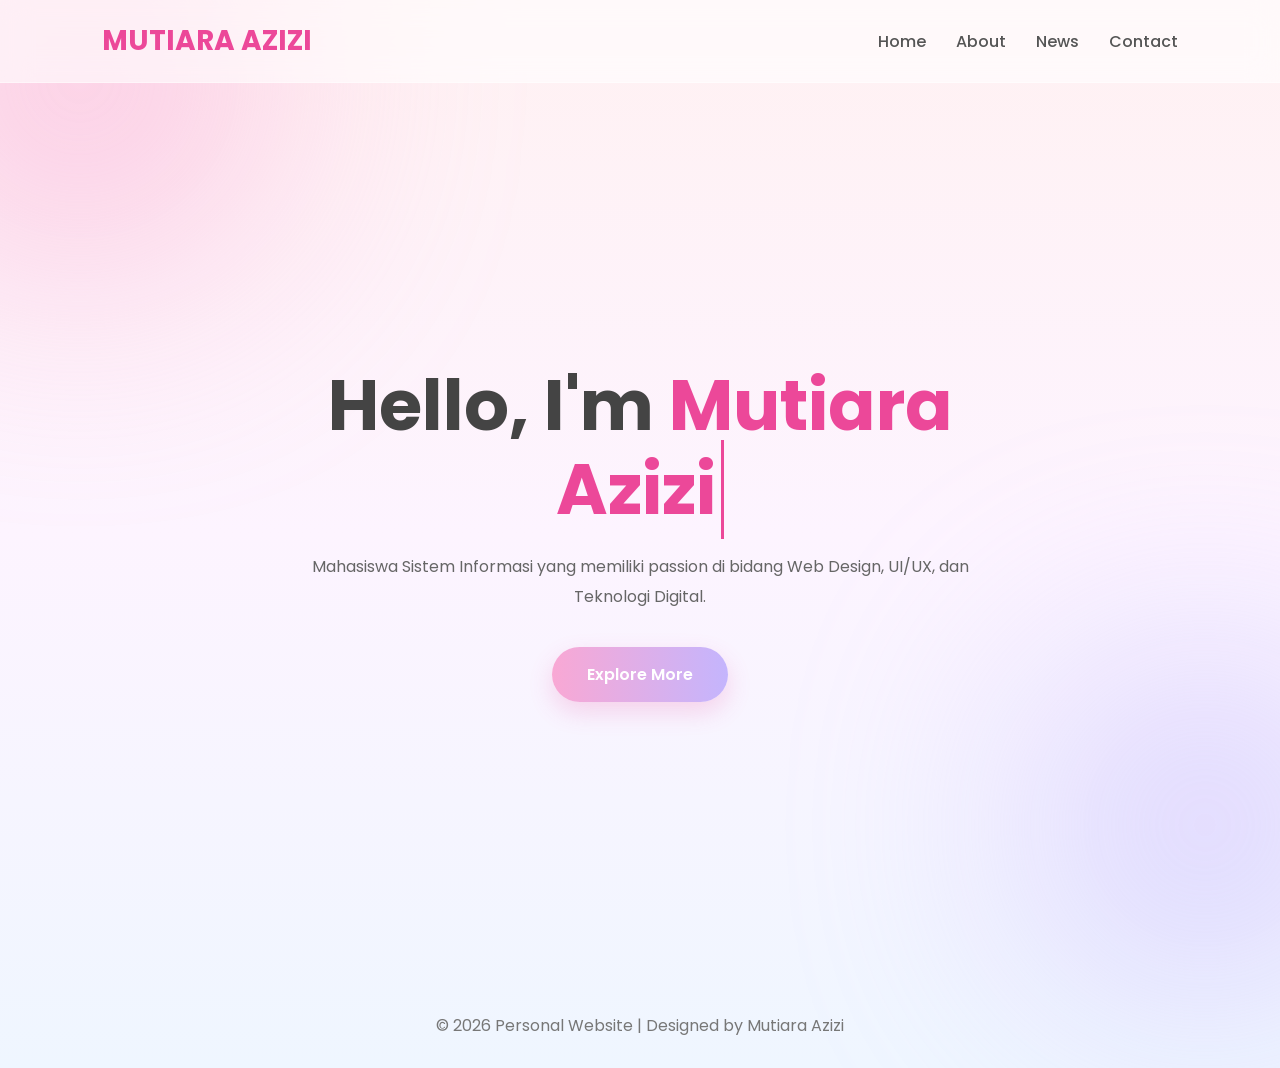
<file: index.html>
<!DOCTYPE html>
<html lang="id">
<head>
    <meta charset="UTF-8">
    <meta name="viewport" content="width=device-width, initial-scale=1.0">
    <title>Home</title>

    <link rel="stylesheet" href="style.css">
</head>

<script>

const text = "Mutiara Azizi";
let index = 0;

function typingEffect(){

    document.querySelector('.typing').innerHTML =
    text.slice(0,index);

    index++;

    if(index <= text.length){
        setTimeout(typingEffect,150);
    }
}

typingEffect();

</script>

<body>

<header>

    <div class="logo">MUTIARA AZIZI</div>

    <nav>
        <ul>
            <li><a href="index.html">Home</a></li>
            <li><a href="about.html">About</a></li>
            <li><a href="news.html">News</a></li>
            <li><a href="contact.html">Contact</a></li>
        </ul>
    </nav>

</header>

<section class="hero">

    <div class="hero-content">

        <h1>
            Hello, I'm
            <span class="typing">Mutiara Azizi</span>
        </h1>

        <p>
            Mahasiswa Sistem Informasi yang memiliki passion
            di bidang Web Design, UI/UX, dan Teknologi Digital.
        </p>

        <a href="about.html" class="btn">
            Explore More
        </a>

    </div>

</section>

<footer>
    <p>
        © 2026 Personal Website | Designed by Mutiara Azizi
    </p>
</footer>

</body>
</html>
</file>
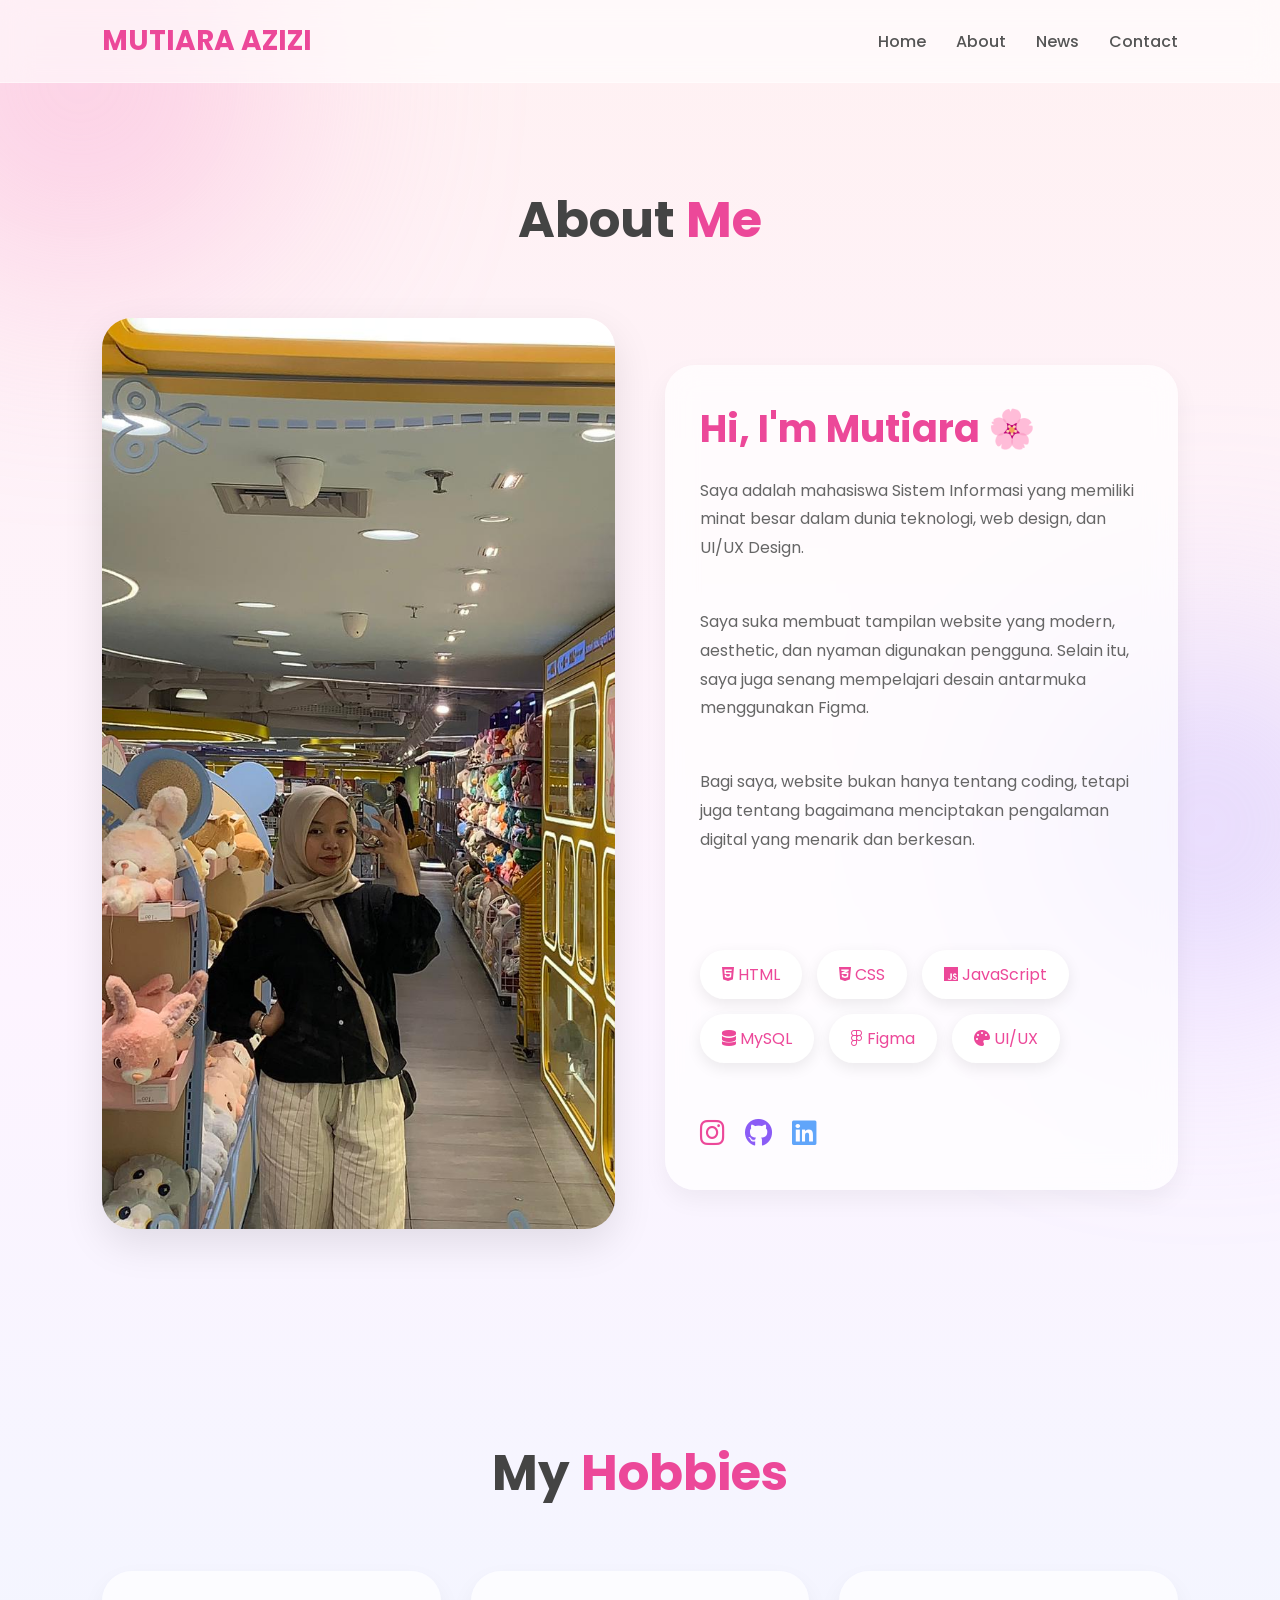
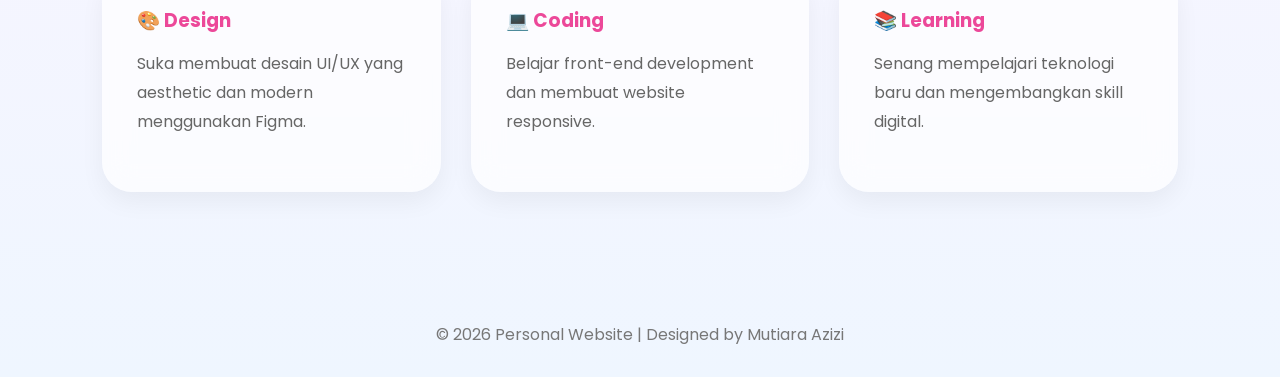
<file: about.html>
<!DOCTYPE html>
<html lang="id">
<head>
    <meta charset="UTF-8">
    <meta name="viewport" content="width=device-width, initial-scale=1.0">
    <title>About Me</title>

    <link rel="stylesheet" href="style.css">

    <!-- ICON -->
    <link
    rel="stylesheet"
    href="https://cdnjs.cloudflare.com/ajax/libs/font-awesome/6.5.1/css/all.min.css"
    />
</head>

<body>

<header>

    <div class="logo">MUTIARA AZIZI</div>

    <nav>
        <ul>
            <li><a href="index.html">Home</a></li>
            <li><a href="about.html">About</a></li>
            <li><a href="news.html">News</a></li>
            <li><a href="contact.html">Contact</a></li>
        </ul>
    </nav>

</header>

<section class="section">

    <h2 class="title">
        About <span>Me</span>
    </h2>

    <div class="about-container">

        <!-- IMAGE -->

        <div class="about-image">

            <img
            src="Foto1.jpeg"
            alt="profile">

        </div>

        <!-- TEXT -->

        <div class="card">

            <h3
            style="
            font-size:38px;
            margin-bottom:20px;
            color:#ec4899;
            ">
                Hi, I'm Mutiara 🌸
            </h3>

            <p>
                Saya adalah mahasiswa Sistem Informasi yang
                memiliki minat besar dalam dunia teknologi,
                web design, dan UI/UX Design.
            </p>

            <br>

            <p>
                Saya suka membuat tampilan website yang modern,
                aesthetic, dan nyaman digunakan pengguna.
                Selain itu, saya juga senang mempelajari
                desain antarmuka menggunakan Figma.
            </p>

            <br>

            <p>
                Bagi saya, website bukan hanya tentang coding,
                tetapi juga tentang bagaimana menciptakan
                pengalaman digital yang menarik dan berkesan.
            </p>

            <br><br>

            <!-- SKILL -->

            <div class="skills">

                <div class="skill">
                    <i class="fa-brands fa-html5"></i>
                    HTML
                </div>

                <div class="skill">
                    <i class="fa-brands fa-css3-alt"></i>
                    CSS
                </div>

                <div class="skill">
                    <i class="fa-brands fa-js"></i>
                    JavaScript
                </div>

                <div class="skill">
                    <i class="fa-solid fa-database"></i>
                    MySQL
                </div>

                <div class="skill">
                    <i class="fa-brands fa-figma"></i>
                    Figma
                </div>

                <div class="skill">
                    <i class="fa-solid fa-palette"></i>
                    UI/UX
                </div>

            </div>

            <br><br>

            <!-- SOCIAL MEDIA -->

            <div
            style="
            display:flex;
            gap:20px;
            font-size:28px;
            ">

                <a href="https://www.instagram.com/itszizii_?igsh=MXJuczExODQ5c3Y2Yw%3D%3D&utm_source=qr"
                style="
                color:#ec4899;
                ">
                    <i class="fa-brands fa-instagram"></i>
                </a>

                <a href="https://github.com/MutiaraAzizi"
                style="
                color:#8b5cf6;
                ">
                    <i class="fa-brands fa-github"></i>
                </a>

                <a href="https://www.linkedin.com/in/MutiraAzizi"
                style="
                color:#60a5fa;
                ">
                    <i class="fa-brands fa-linkedin"></i>
                </a>

            </div>

        </div>

    </div>

</section>

<!-- HOBBY SECTION -->

<section class="section">

    <h2 class="title">
        My <span>Hobbies</span>
    </h2>

    <div class="news-grid">

        <div class="card">

            <h3>🎨 Design</h3>

            <p>
                Suka membuat desain UI/UX yang aesthetic
                dan modern menggunakan Figma.
            </p>

        </div>

        <div class="card">

            <h3>💻 Coding</h3>

            <p>
                Belajar front-end development dan
                membuat website responsive.
            </p>

        </div>

        <div class="card">

            <h3>📚 Learning</h3>

            <p>
                Senang mempelajari teknologi baru
                dan mengembangkan skill digital.
            </p>

        </div>

    </div>

</section>

<footer>

    <p>
        © 2026 Personal Website | Designed by Mutiara Azizi
    </p>

</footer>

</body>
</html>
</file>
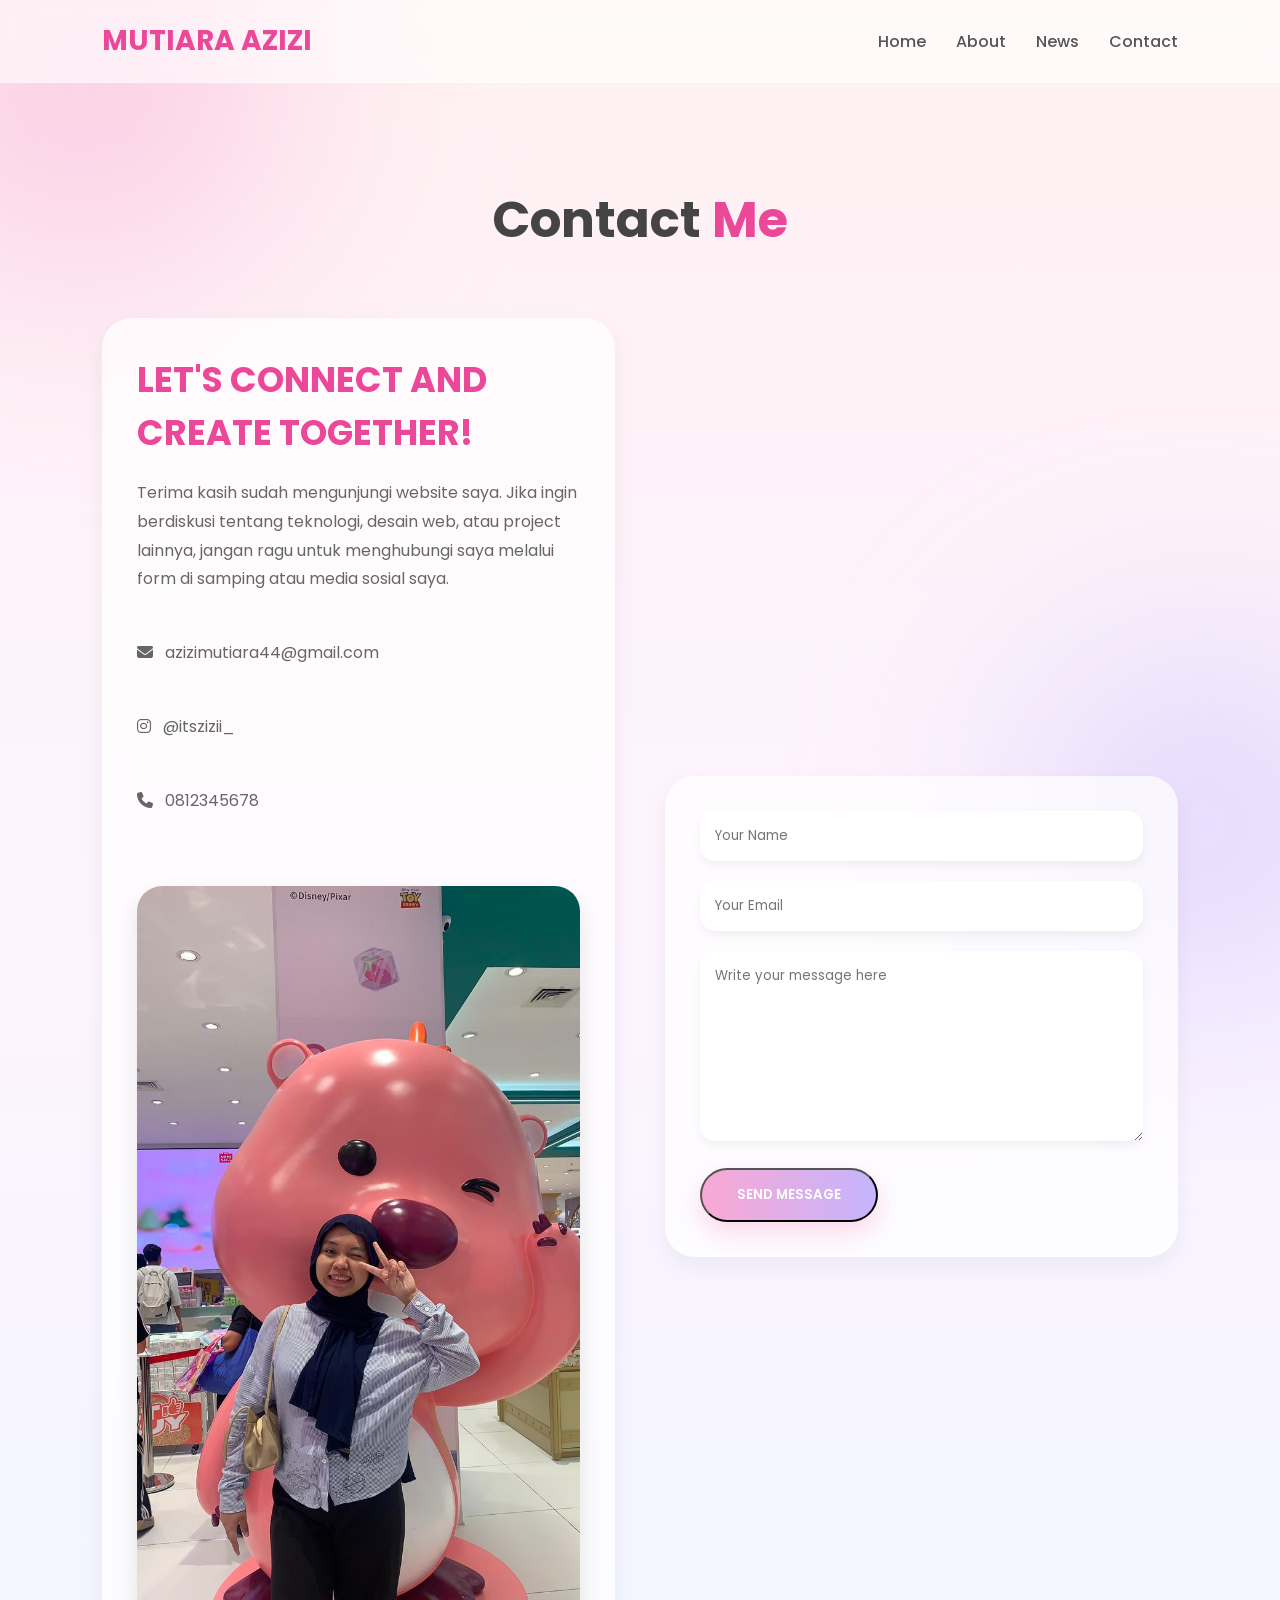
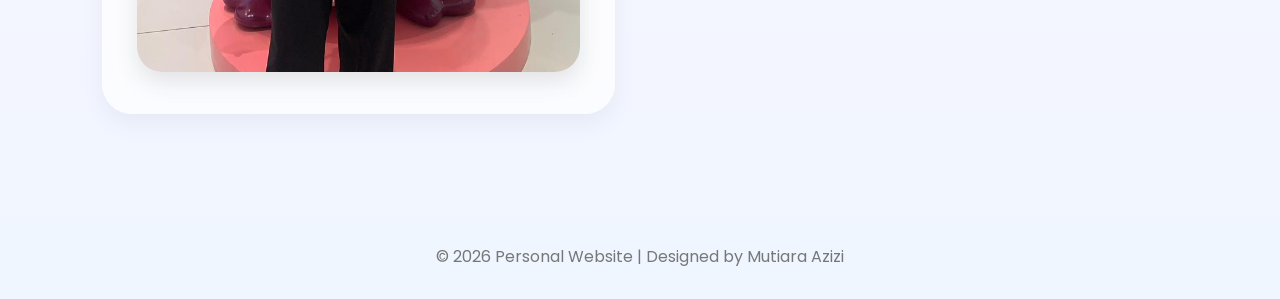
<file: contact.html>
<!DOCTYPE html>
<html lang="id">
<head>
    <meta charset="UTF-8">
    <meta name="viewport" content="width=device-width, initial-scale=1.0">
    <title>Contact Me</title>

    <link rel="stylesheet" href="style.css">

    <!-- ICON -->
    <link
    rel="stylesheet"
    href="https://cdnjs.cloudflare.com/ajax/libs/font-awesome/6.5.1/css/all.min.css"
    />
</head>

<body>

<header>

    <div class="logo">MUTIARA AZIZI</div>

    <nav>
        <ul>
            <li><a href="index.html">Home</a></li>
            <li><a href="about.html">About</a></li>
            <li><a href="news.html">News</a></li>
            <li><a href="contact.html">Contact</a></li>
        </ul>
    </nav>

</header>

<section class="section">

    <h2 class="title">
        Contact <span>Me</span>
    </h2>

    <div class="about-container">

        <!-- LEFT SIDE -->

        <div class="card">

            <h3
            style="
            font-size:35px;
            margin-bottom:20px;
            color:#ec4899;
            ">
                LET'S CONNECT AND CREATE TOGETHER!
            </h3>

            <p>
                Terima kasih sudah mengunjungi website saya.
                Jika ingin berdiskusi tentang teknologi,
                desain web, atau project lainnya,
                jangan ragu untuk menghubungi saya melalui form di samping atau media sosial saya.
            </p>

            <br>

            <p>
                <i class="fa-solid fa-envelope"></i>
                &nbsp;
                azizimutiara44@gmail.com
            </p>

            <br>

            <p>
                <i class="fa-brands fa-instagram"></i>
                &nbsp;
                @itszizii_
            </p>

            <br>

            <p>
                <i class="fa-solid fa-phone"></i>
                &nbsp;
                0812345678
            </p>

            <br><br>

            <img
            src="Foto2.jpeg"
            alt="contact image"

            style="
            width:100%;
            border-radius:25px;
            box-shadow:0 10px 25px rgba(0,0,0,0.1);
            ">
        </div>

        <!-- RIGHT SIDE -->

        <div class="card">

            <form>

                <input
                type="text"
                placeholder="Your Name ">

                <input
                type="email"
                placeholder="Your Email ">

                <textarea
                rows="8"
                placeholder="Write your message here "></textarea>

                <button class="btn">
                    SEND MESSAGE
                </button>

            </form>

        </div>

    </div>

</section>

<footer>

    <p>
        © 2026 Personal Website | Designed by Mutiara Azizi
    </p>

</footer>

</body>
</html>
</file>
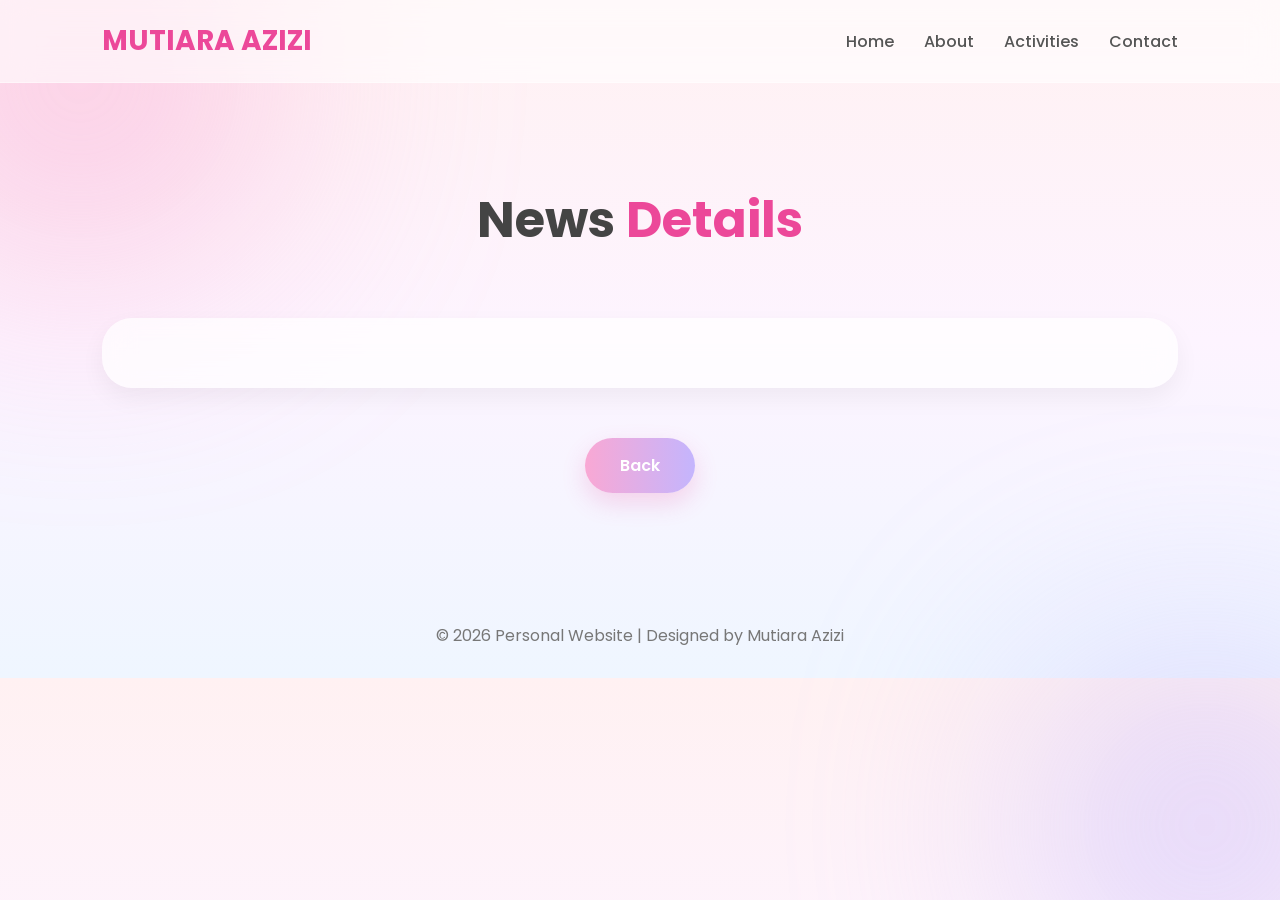
<file: news-detail.html>
<!DOCTYPE html>
<html lang="id">
<head>
    <meta charset="UTF-8">
    <meta name="viewport" content="width=device-width, initial-scale=1.0">

    <title>Activities Detail</title>

    <link rel="stylesheet" href="style.css">
</head>

<body>

<header>

    <div class="logo">MUTIARA AZIZI</div>

    <nav>
        <ul>
            <li><a href="index.html">Home</a></li>
            <li><a href="about.html">About</a></li>
            <li><a href="news.html">Activities</a></li>
            <li><a href="contact.html">Contact</a></li>
        </ul>
    </nav>

</header>

<section class="section">

    <h2 class="title">
        News <span>Details</span>
    </h2>

    <div class="card" id="content-box">

    </div>

    <br><br>

    <center>

        <a href="news.html" class="btn">
            Back
        </a>

    </center>

</section>

<script>

const params = new URLSearchParams(window.location.search);

const type = params.get("type");

const contentBox = document.getElementById("content-box");

if(type === "organization"){

    contentBox.innerHTML = `

        <div class="card">

            <h3
            style="
            font-size:38px;
            color:#ec4899;
            margin-bottom:20px;
            ">
                Organization Journey
            </h3>

            <p
            style="
            line-height:1.9;
            color:#666;
            ">
                Aktif mengikuti seminar dan webinar
                untuk meningkatkan wawasan,
                skill digital, dan pengetahuan
                di bidang teknologi.
            </p>

            <br><br>

            <!-- BUKTI GALLERY -->

            <div class="news-grid">

                <!-- BUKTI 1 -->

                <div class="card">

                    <img
                    src="journey1.jpeg"

                    alt="journey"

                    style="
                    width:100%;
                    border-radius:20px;
                    margin-bottom:20px;
                    transition:0.4s;
                    ">

                    <h3>
                        Panitia-AKSOS
                    </h3>

                     <p>
                        Kegiatan sosial
                        untuk membantu masyarakat
                        yang membutuhkan.
                    </p>

                </div>

                <!-- BUKTI 2 -->

                <div class="card">

                    <img
                    src="journey2.jpeg"

                    alt="journey"

                    style="
                    width:100%;
                    border-radius:20px;
                    margin-bottom:20px;
                    transition:0.4s;
                    ">

                    <h3>
                        Panitia-LKMM
                    </h3>

                    <p>
                        Kegiatan Latihan Keterampilan Manajemen Mahasiswa
                        untuk meningkatkan kemampuan organisasi dan kepemimpinan.
                    </p>

                </div>

            </div>

        </div>

        `;

}

else if(type === "project"){

    contentBox.innerHTML = `

        <div class="card">

            <h3
            style="
            font-size:38px;
            color:#ec4899;
            margin-bottom:20px;
            ">
                Latest Project
            </h3>

            <p
            style="
            line-height:1.9;
            color:#666;
            ">
                Aktif mengikuti seminar dan webinar
                untuk meningkatkan wawasan,
                skill digital, dan pengetahuan
                di bidang teknologi.
            </p>

            <br><br>

            <!-- BUKTI GALLERY -->

            <div class="news-grid">

                <!-- BUKTI 1 -->

                <div class="card">

                    <img
                    src="projek1.png"

                    alt="project"

                    style="
                    width:100%;
                    border-radius:20px;
                    margin-bottom:20px;
                    transition:0.4s;
                    ">

                    <h3>
                        Pemograman Web
                    </h3>

                    <p>
                        Membuat website yang terdapat soal
                        dan jawaban beserta diakhir terdapat form.
                    </p>

                </div>

                <!-- BUKTI 2 -->

                <div class="card">

                    <img
                    src="projek2.png"

                    alt="project"

                    style="
                    width:100%;
                    border-radius:20px;
                    margin-bottom:20px;
                    transition:0.4s;
                    ">

                    <h3>
                        UI/UX Design 
                    </h3>

                    <p>
                        Desain UI/UX modern
                        menggunakan Figma.
                    </p>

                </div>

                <!-- BUKTI 3 -->

                <div class="card">

                    <img
                    src="projek3.png"

                    alt="project"

                    style="
                    width:100%;
                    border-radius:20px;
                    margin-bottom:20px;
                    transition:0.4s;
                    ">

                    <h3>
                        Pengantar Multimedia
                    </h3>

                    <p>
                        Memasukkan video dan audio 
                        ke dalam website menggunakan HTML
                        dan CSS.
                    </p>

                </div>

                <!-- BUKTI 4 -->

                <div class="card">

                    <img
                    src="projek4.png"

                    alt="project"

                    style="
                    width:100%;
                    border-radius:20px;
                    margin-bottom:20px;
                    transition:0.4s;
                    ">

                    <h3>
                        Pengantar Multimedia
                    </h3>

                    <p>
                        membuat card dan mengubah font dan 
                        mengganti warna menggunakan CSS
                    </p>

                </div>

            </div>

        </div>

        `;

}

else if(type === "seminar"){

    contentBox.innerHTML = `
        <div class="card">

            <h3
            style="
            font-size:38px;
            color:#ec4899;
            margin-bottom:20px;
            ">
                 Seminars & Webinars
            </h3>

            <p
            style="
            line-height:1.9;
            color:#666;
            margin-bottom:40px;
            ">
                Aktif mengikuti seminar, workshop,
                dan webinar untuk meningkatkan
                skill digital serta wawasan
                di bidang teknologi dan data science.
            </p>

            <!-- CERTIFICATE GALLERY -->

            <div class="news-grid">

                <!-- CERTIFICATE 1 -->

                <div class="card">

                    <img
                    src="Certicate DQLAB Fundamental SQL using Select Statement.png"

                    alt="certificate"

                    style="
                    width:100%;
                    border-radius:20px;
                    margin-bottom:20px;
                    transition:0.4s;
                    ">

                    <h3>
                        DQLAB Fundamental SQL
                    </h3>

                    <p>
                        Belajar dasar SQL menggunakan
                        SELECT Statement di DQLAB.
                    </p>

                </div>

                <!-- CERTIFICATE 2 -->

                <div class="card">

                    <img
                    src="Certificate LAB-IR FLAIR.png"

                    alt="certificate"

                    style="
                    width:100%;
                    border-radius:20px;
                    margin-bottom:20px;
                    transition:0.4s;
                    ">

                    <h3>
                        LAB-IR FLAIR
                    </h3>

                    <p>
                        Mengikuti kegiatan dan pelatihan
                        pengembangan skill teknologi.
                    </p>

                </div>

                <!-- CERTIFICATE 3 -->

                <div class="card">

                    <img
                    src="Certificate BEES.jpg"

                    alt="certificate"

                    style="
                    width:100%;
                    border-radius:20px;
                    margin-bottom:20px;
                    transition:0.4s;
                    ">

                    <h3>
                        BEES Program
                    </h3>

                    <p>
                        Mengikuti program pengembangan
                        kemampuan digital dan teamwork.
                    </p>

                </div>

                <!-- CERTIFICATE 4 -->

                <div class="card">

                    <img
                    src="Certificate DQLAB Guide to learn R with AI DQLAB.png"

                    alt="certificate"

                    style="
                    width:100%;
                    border-radius:20px;
                    margin-bottom:20px;
                    transition:0.4s;
                    ">

                    <h3>
                        Learn R with AI
                    </h3>

                    <p>
                        Belajar dasar bahasa R
                        untuk data science di DQLAB.
                    </p>

                </div>

                <!-- CERTIFICATE 5 -->

                <div class="card">

                    <img
                    src="Certificate DQLAB introduction to Data Science with R.png"

                    alt="certificate"

                    style="
                    width:100%;
                    border-radius:20px;
                    margin-bottom:20px;
                    transition:0.4s;
                    ">

                    <h3>
                        Data Science with R
                    </h3>

                    <p>
                        Pengenalan data science
                        menggunakan bahasa R.
                    </p>

                </div>

                <!-- CERTIFICATE 6 -->

                <div class="card">

                    <img
                    src="Certificate DQLAb Python Fundamental for Data Science.png"

                    alt="certificate"

                    style="
                    width:100%;
                    border-radius:20px;
                    margin-bottom:20px;
                    transition:0.4s;
                    ">

                    <h3>
                        Python Fundamental
                    </h3>

                    <p>
                        Belajar dasar Python
                        untuk kebutuhan data science.
                    </p>

                </div>

                <!-- CERTIFICATE 7 -->

                <div class="card">

                    <img
                    src="Certificate DQLAB R Fundamental for Data Science.png"

                    alt="certificate"

                    style="
                    width:100%;
                    border-radius:20px;
                    margin-bottom:20px;
                    transition:0.4s;
                    ">

                    <h3>
                        R Fundamental
                    </h3>

                    <p>
                        Fundamental bahasa R
                        untuk pengolahan data.
                    </p>

                </div>

                <!-- CERTIFICATE 8 -->

                <div class="card">

                    <img
                    src="Certificate MOS word.png"

                    alt="certificate"

                    style="
                    width:100%;
                    border-radius:20px;
                    margin-bottom:20px;
                    transition:0.4s;
                    ">

                    <h3>
                        Microsoft Office Specialist
                    </h3>

                    <p>
                        Sertifikasi Microsoft Word
                        untuk kemampuan administrasi digital.
                    </p>

                </div>

            </div>

        </div>

        `;

}  

</script>

<footer>

    <p>
        © 2026 Personal Website | Designed by Mutiara Azizi
    </p>

</footer>

</body>
</html>
</file>
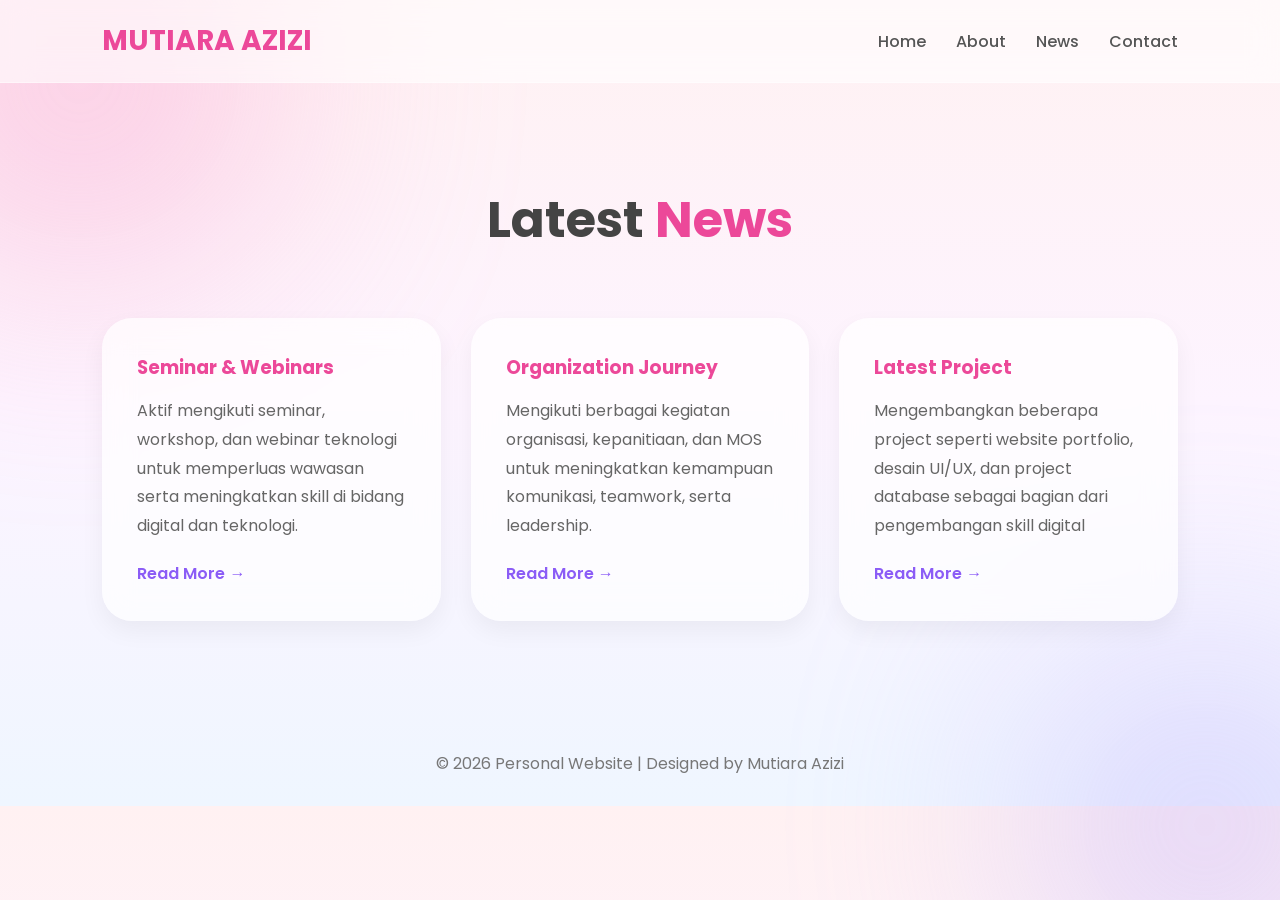
<file: news.html>
<!DOCTYPE html>
<html lang="id">
<head>
    <meta charset="UTF-8">
    <meta name="viewport" content="width=device-width, initial-scale=1.0">
    <title>News</title>

    <link rel="stylesheet" href="style.css">
</head>
<body>

<header>

    <div class="logo">MUTIARA AZIZI</div>

    <nav>
        <ul>
            <li><a href="index.html">Home</a></li>
            <li><a href="about.html">About</a></li>
            <li><a href="news.html">News</a></li>
            <li><a href="contact.html">Contact</a></li>
        </ul>
    </nav>

</header>

<section class="section">

    <h2 class="title">
        Latest <span>News</span>
    </h2>

    <div class="news-grid">

        <div class="card">

            <h3>Seminar & Webinars</h3>

            <p>
                Aktif mengikuti seminar, workshop,
                dan webinar teknologi untuk memperluas
                wawasan serta meningkatkan skill
                di bidang digital dan teknologi.
            </p>

            <a href="news-detail.html?type=seminar">
                Read More →
            </a>

        </div>

        <div class="card">

            <h3>Organization Journey</h3>

            <p>
                Mengikuti berbagai kegiatan organisasi,
                kepanitiaan, dan MOS untuk meningkatkan
                kemampuan komunikasi, teamwork,
                serta leadership.
            </p>

            <a href="news-detail.html?type=organization">
                Read More →
            </a>

        </div>

        <div class="card">

            <h3>Latest Project</h3>

            <p>
                Mengembangkan beberapa project seperti
                website portfolio, desain UI/UX,
                dan project database sebagai bagian
                dari pengembangan skill digital
            </p>

            <a href="news-detail.html?type=project">
                Read More →
            </a>

        </div>

    </div>

</section>

<footer>
    <p>
        © 2026 Personal Website | Designed by Mutiara Azizi
    </p>
</footer>

</body>
</html>
</file>
<file: style.css>
@import url('https://fonts.googleapis.com/css2?family=Poppins:wght@300;400;500;600;700&display=swap');

*{
    margin:0;
    padding:0;
    box-sizing:border-box;
    font-family:'Poppins', sans-serif;
}

body{
    background:linear-gradient(to bottom,#fff1f2,#fdf4ff,#eff6ff);
    color:#444;
    overflow-x:hidden;
}

/* BACKGROUND BLUR */

body::before{
    content:'';
    position:fixed;
    width:400px;
    height:400px;
    background:#f9a8d4;
    border-radius:50%;
    top:-120px;
    left:-120px;
    filter:blur(120px);
    opacity:0.5;
    z-index:-1;
}

body::after{
    content:'';
    position:fixed;
    width:350px;
    height:350px;
    background:#c4b5fd;
    border-radius:50%;
    bottom:-100px;
    right:-100px;
    filter:blur(120px);
    opacity:0.5;
    z-index:-1;
}

/* HEADER */

header{
    position:sticky;
    top:0;
    z-index:1000;

    display:flex;
    justify-content:space-between;
    align-items:center;

    padding:20px 8%;

    background:rgba(255,255,255,0.6);

    backdrop-filter:blur(15px);

    border-bottom:1px solid rgba(255,255,255,0.4);
}

.logo{
    font-size:28px;
    font-weight:700;
    color:#ec4899;
}

nav ul{
    display:flex;
    list-style:none;
    gap:30px;
}

nav ul li a{
    text-decoration:none;
    color:#555;
    font-weight:500;
    transition:0.3s;
}

nav ul li a:hover{
    color:#ec4899;
}

/* HERO */

.hero{
    min-height:100vh;

    display:flex;
    justify-content:center;
    align-items:center;

    padding:0 8%;
}

.hero-content{
    max-width:700px;
    text-align:center;
}

.hero h1{
    font-size:70px;
    line-height:1.2;
    margin-bottom:20px;
    color:#444;
}

.hero h1 span{
    color:#ec4899;
}

.hero p{
    color:#666;
    line-height:1.9;
    margin-bottom:35px;
}

/* BUTTON */

.btn{
    display:inline-block;

    padding:15px 35px;

    background:linear-gradient(to right,#f9a8d4,#c4b5fd);

    color:white;

    text-decoration:none;

    border-radius:50px;

    font-weight:600;

    transition:0.4s;

    box-shadow:0 10px 25px rgba(236,72,153,0.2);
}

.btn:hover{
    transform:translateY(-5px) scale(1.03);
}

/* SECTION */

.section{
    padding:100px 8%;
}

.title{
    text-align:center;
    font-size:50px;
    margin-bottom:60px;
    color:#444;
}

.title span{
    color:#ec4899;
}

/* ABOUT */

.about-container{
    display:grid;
    grid-template-columns:1fr 1fr;
    gap:50px;
    align-items:center;
}

.about-image img{
    width:100%;
    border-radius:30px;
    box-shadow:0 15px 40px rgba(0,0,0,0.1);
}

.about-text p{
    color:#666;
    line-height:2;
    margin-bottom:20px;
}

/* SKILLS */

.skills{
    display:flex;
    flex-wrap:wrap;
    gap:15px;
    margin-top:25px;
}

.skill{
    background:white;

    padding:12px 22px;

    border-radius:50px;

    color:#ec4899;

    box-shadow:0 5px 15px rgba(0,0,0,0.08);
}

/* NEWS */

.news-grid{
    display:grid;
    grid-template-columns:repeat(auto-fit,minmax(300px,1fr));
    gap:30px;
}

/* CARD */

.card{
    background:rgba(255,255,255,0.7);

    backdrop-filter:blur(15px);

    padding:35px;

    border-radius:30px;

    transition:0.4s;

    box-shadow:0 10px 25px rgba(0,0,0,0.05);
}

.card:hover{
    transform:translateY(-10px);
}

.card h3{
    margin-bottom:15px;
    color:#ec4899;
}

.card p{
    color:#666;
    line-height:1.8;
    margin-bottom:20px;
}

.card a{
    text-decoration:none;
    color:#8b5cf6;
    font-weight:600;
}

/* FORM */

form input,
form textarea{
    width:100%;

    padding:15px;

    border:none;

    border-radius:15px;

    margin-bottom:20px;

    background:white;

    box-shadow:0 5px 10px rgba(0,0,0,0.05);
}

form input:focus,
form textarea:focus{
    outline:none;
    border:2px solid #f9a8d4;
}

/* FOOTER */

footer{
    text-align:center;
    padding:30px;
    color:#777;
}

/* TYPING EFFECT */

.typing{
    color:#ec4899;
    border-right:3px solid #ec4899;
    padding-right:5px;
    animation:blink 0.7s infinite;
}

@keyframes blink{
    50%{
        border-color:transparent;
    }
}

/* ANIMATION */

.hero-content,
.about-container,
.news-grid,
.card{
    animation:fadeUp 1s ease;
}

@keyframes fadeUp{

    from{
        opacity:0;
        transform:translateY(30px);
    }

    to{
        opacity:1;
        transform:translateY(0);
    }
}

/* RESPONSIVE */

@media(max-width:900px){

    .hero h1{
        font-size:45px;
    }

    .about-container{
        grid-template-columns:1fr;
    }

    nav ul{
        gap:15px;
    }

    .title{
        font-size:38px;
    }
}
</file>
